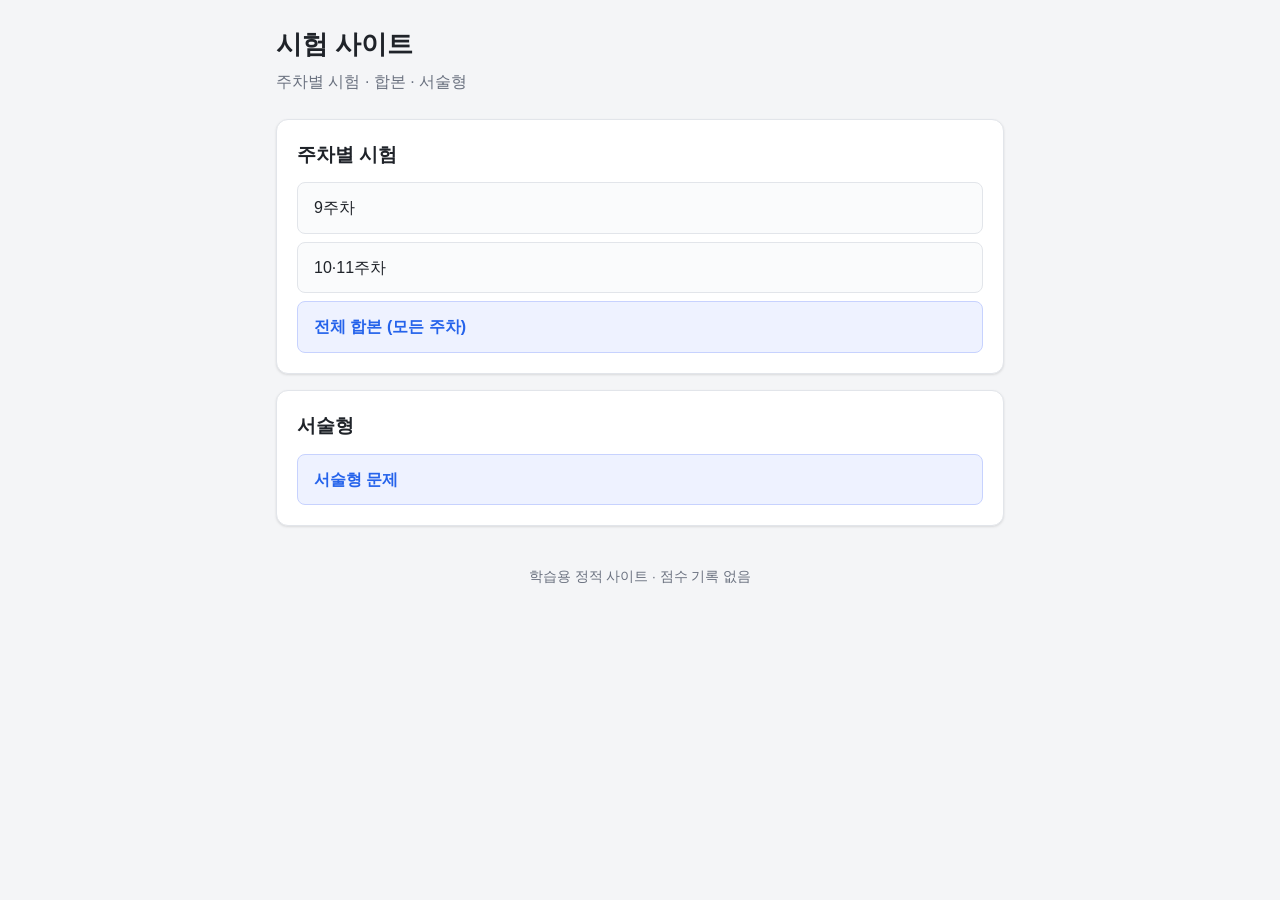
<file: index.html>
<!DOCTYPE html>
<html lang="ko">
<head>
  <meta charset="UTF-8" />
  <meta name="viewport" content="width=device-width, initial-scale=1.0" />
  <title>시험 사이트 · 메인 메뉴</title>
  <link rel="stylesheet" href="css/style.css" />
</head>
<body>
  <main class="container">
    <header class="page-header">
      <h1>시험 사이트</h1>
      <p class="subtitle">주차별 시험 · 합본 · 서술형</p>
    </header>

    <section id="menu" class="menu" aria-live="polite">
      <p class="loading">메뉴를 불러오는 중…</p>
    </section>

    <footer class="page-footer">
      <p>학습용 정적 사이트 · 점수 기록 없음</p>
    </footer>
  </main>

  <script>
    (function () {
      var menu = document.getElementById('menu');

      function el(tag, className, text) {
        var n = document.createElement(tag);
        if (className) n.className = className;
        if (text != null) n.textContent = text;
        return n;
      }

      function render(data) {
        menu.innerHTML = '';

        var weeks = (data && Array.isArray(data.weeks)) ? data.weeks : [];

        // 주차 섹션
        var weekCard = el('div', 'card');
        weekCard.appendChild(el('h2', null, '주차별 시험'));
        if (weeks.length === 0) {
          weekCard.appendChild(el('p', 'muted', '등록된 주차가 없습니다.'));
        } else {
          var list = el('div', 'link-list');
          weeks.forEach(function (w) {
            if (!w || w.week == null) return;
            var a = el('a', 'menu-link');
            a.href = 'quiz.html?week=' + encodeURIComponent(w.week);
            a.textContent = w.title || (w.week + '주차');
            list.appendChild(a);
          });
          weekCard.appendChild(list);

          // 전체 합본
          var allLink = el('a', 'menu-link menu-link-accent');
          allLink.href = 'quiz.html?week=all';
          allLink.textContent = '전체 합본 (모든 주차)';
          weekCard.appendChild(allLink);
        }
        menu.appendChild(weekCard);

        // 서술형 섹션
        if (data && data.essay && data.essay.file) {
          var essayCard = el('div', 'card');
          essayCard.appendChild(el('h2', null, '서술형'));
          var ea = el('a', 'menu-link menu-link-accent');
          ea.href = 'essay.html';
          ea.textContent = data.essay.title || '서술형 문제';
          essayCard.appendChild(ea);
          menu.appendChild(essayCard);
        }
      }

      fetch('data/index.json')
        .then(function (res) {
          if (!res.ok) throw new Error('index.json 로드 실패: ' + res.status);
          return res.json();
        })
        .then(render)
        .catch(function (err) {
          console.error(err);
          menu.innerHTML = '';
          var c = el('div', 'card');
          c.appendChild(el('p', 'error', '메뉴를 불러오지 못했습니다.'));
          c.appendChild(el('p', 'muted', '로컬에서는 python3 -m http.server 로 실행해야 합니다 (README 참고).'));
          menu.appendChild(c);
        });
    })();
  </script>
</body>
</html>
</file>
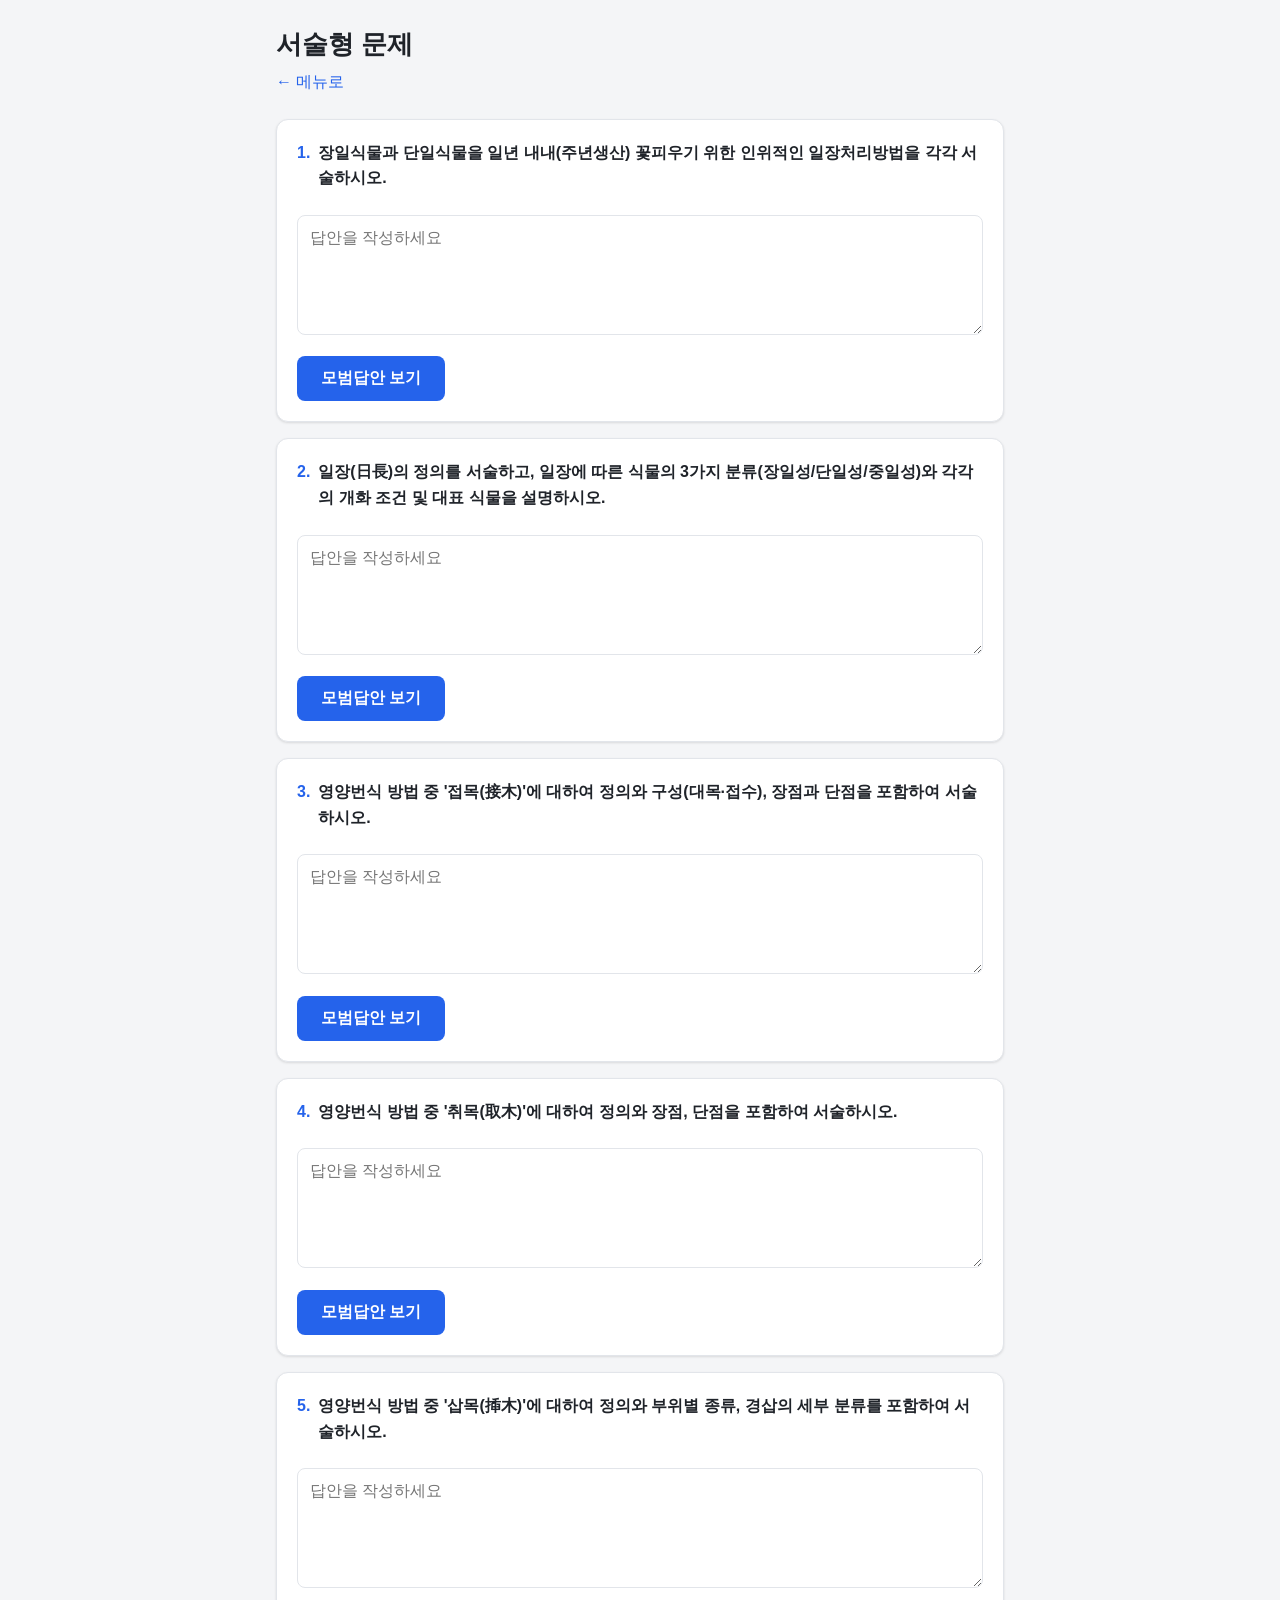
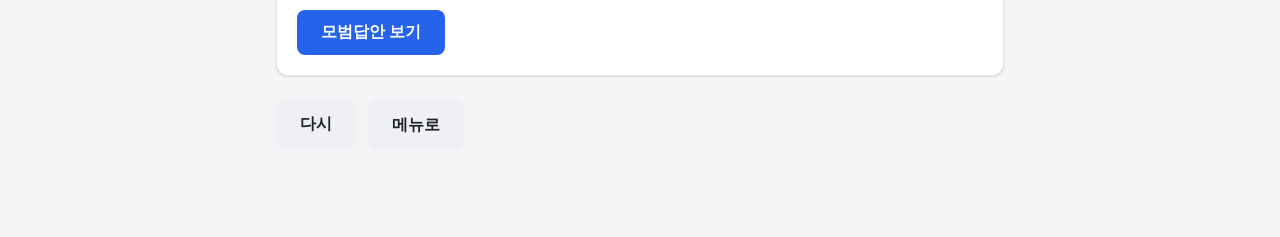
<file: essay.html>
<!DOCTYPE html>
<html lang="ko">
<head>
  <meta charset="UTF-8" />
  <meta name="viewport" content="width=device-width, initial-scale=1.0" />
  <title>서술형 문제</title>
  <link rel="stylesheet" href="css/style.css" />
</head>
<body>
  <main class="container">
    <header class="page-header">
      <h1 id="essay-title">서술형 문제</h1>
      <p class="subtitle"><a class="back-link" href="index.html">← 메뉴로</a></p>
    </header>

    <section id="essay-status" aria-live="polite">
      <p class="loading">문제를 불러오는 중…</p>
    </section>

    <div id="essay-list"></div>

    <div id="essay-actions" class="actions" hidden>
      <button type="button" id="reset-btn" class="btn btn-secondary">다시</button>
      <a class="btn btn-secondary" href="index.html">메뉴로</a>
    </div>
  </main>

  <script src="js/essay.js"></script>
</body>
</html>
</file>
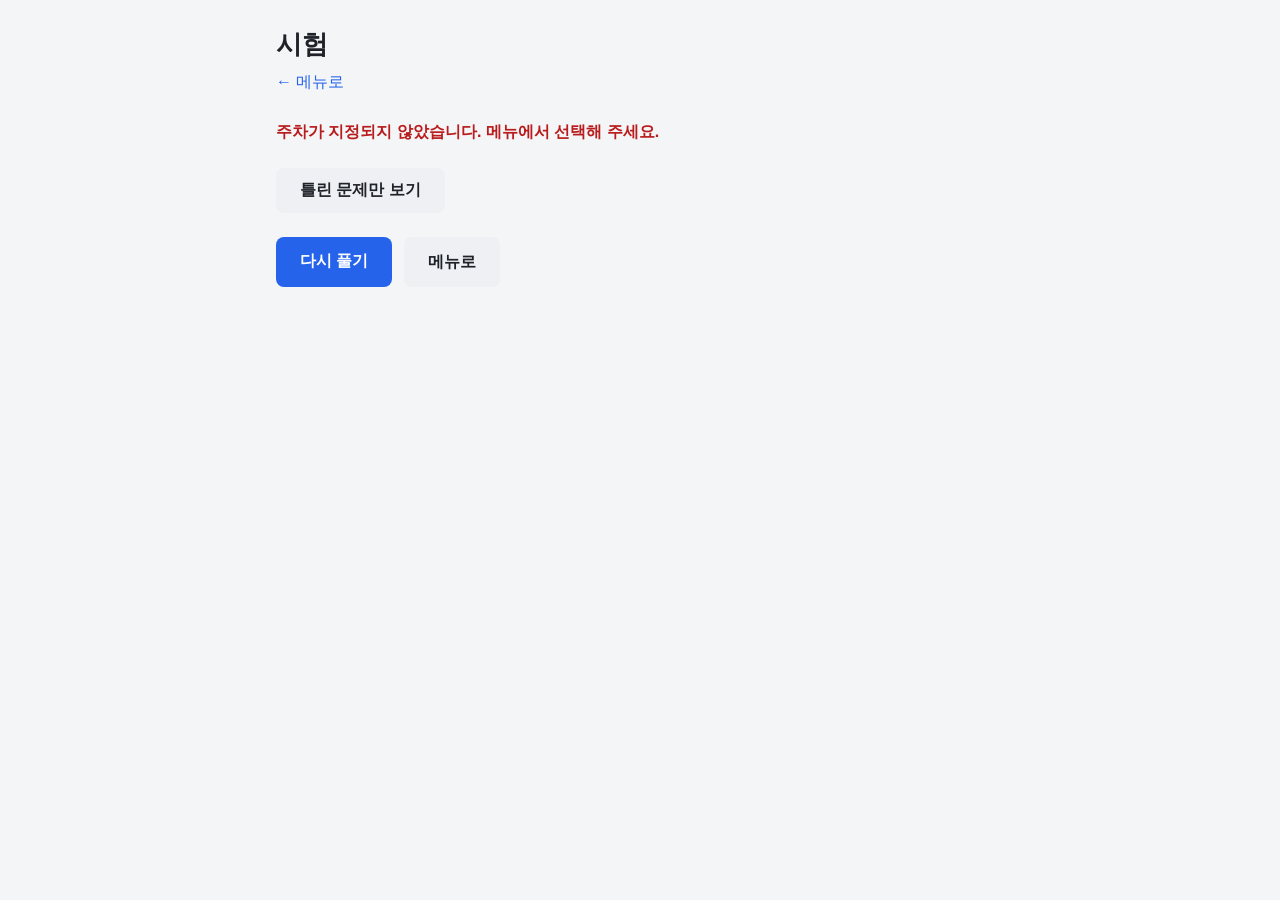
<file: quiz.html>
<!DOCTYPE html>
<html lang="ko">
<head>
  <meta charset="UTF-8" />
  <meta name="viewport" content="width=device-width, initial-scale=1.0" />
  <title>시험 풀이</title>
  <link rel="stylesheet" href="css/style.css" />
</head>
<body>
  <main class="container">
    <header class="page-header">
      <h1 id="quiz-title">시험</h1>
      <p class="subtitle"><a class="back-link" href="index.html">← 메뉴로</a></p>
    </header>

    <section id="quiz-status" aria-live="polite">
      <p class="loading">문제를 불러오는 중…</p>
    </section>

    <div id="quiz-progress" class="progress" aria-live="polite" hidden></div>

    <form id="quiz-form"></form>

    <div id="filter-actions" class="actions" hidden>
      <button type="button" id="filter-wrong-btn" class="btn btn-secondary">틀린 문제만 보기</button>
    </div>

    <div id="filter-notice" class="notice" hidden></div>

    <section id="result" class="result" hidden></section>

    <div id="result-actions" class="actions" hidden>
      <button type="button" id="retry-btn" class="btn btn-primary">다시 풀기</button>
      <a class="btn btn-secondary" href="index.html">메뉴로</a>
    </div>
  </main>

  <script src="js/quiz.js"></script>
</body>
</html>
</file>
<file: css/style.css>
:root {
  --bg: #f4f5f7;
  --card-bg: #ffffff;
  --text: #1f2329;
  --muted: #6b7280;
  --border: #e2e5ea;
  --accent: #2563eb;
  --accent-hover: #1d4ed8;
  --correct-bg: #e7f6ec;
  --correct-border: #34a853;
  --correct-text: #1e7e34;
  --wrong-bg: #fdecec;
  --wrong-border: #e23b3b;
  --wrong-text: #b91c1c;
  --radius: 12px;
  --shadow: 0 1px 3px rgba(0, 0, 0, 0.08), 0 1px 2px rgba(0, 0, 0, 0.04);
}

* {
  box-sizing: border-box;
}

html {
  -webkit-text-size-adjust: 100%;
}

body {
  margin: 0;
  font-family: -apple-system, BlinkMacSystemFont, "Segoe UI", "Apple SD Gothic Neo",
    "Malgun Gothic", "맑은 고딕", Roboto, "Noto Sans KR", sans-serif;
  background: var(--bg);
  color: var(--text);
  line-height: 1.6;
  font-size: 16px;
}

.container {
  max-width: 760px;
  margin: 0 auto;
  padding: 24px 16px 64px;
}

.page-header {
  margin-bottom: 24px;
}

.page-header h1 {
  margin: 0 0 4px;
  font-size: 1.6rem;
}

.subtitle {
  margin: 0;
  color: var(--muted);
}

.back-link {
  color: var(--accent);
  text-decoration: none;
}

.back-link:hover {
  text-decoration: underline;
}

.page-footer {
  margin-top: 40px;
  text-align: center;
  color: var(--muted);
  font-size: 0.85rem;
}

/* Cards */
.card {
  background: var(--card-bg);
  border: 1px solid var(--border);
  border-radius: var(--radius);
  box-shadow: var(--shadow);
  padding: 20px;
  margin-bottom: 16px;
}

.card h2 {
  margin: 0 0 12px;
  font-size: 1.2rem;
}

/* Menu */
.link-list {
  display: flex;
  flex-direction: column;
  gap: 8px;
  margin-bottom: 8px;
}

.menu-link {
  display: block;
  padding: 12px 16px;
  border: 1px solid var(--border);
  border-radius: 8px;
  background: #fafbfc;
  color: var(--text);
  text-decoration: none;
  font-weight: 500;
  transition: background 0.15s, border-color 0.15s;
}

.menu-link:hover {
  background: #eef2ff;
  border-color: var(--accent);
}

.menu-link-accent {
  display: block;
  margin-top: 8px;
  background: #eef2ff;
  border-color: #c7d2fe;
  color: var(--accent);
  font-weight: 600;
  padding: 12px 16px;
  border-radius: 8px;
  text-decoration: none;
}

.menu-link-accent:hover {
  background: #dbe4ff;
}

/* Questions */
.question {
  background: var(--card-bg);
  border: 1px solid var(--border);
  border-radius: var(--radius);
  box-shadow: var(--shadow);
  padding: 20px;
  margin-bottom: 16px;
}

.question-head {
  display: flex;
  gap: 8px;
  align-items: baseline;
  margin-bottom: 12px;
}

.q-number {
  font-weight: 700;
  color: var(--accent);
  flex-shrink: 0;
}

.q-text {
  font-weight: 600;
  white-space: pre-wrap;
}

.q-hint {
  display: inline-block;
  font-size: 0.8rem;
  color: var(--muted);
  background: #f1f3f5;
  border-radius: 6px;
  padding: 2px 8px;
  margin-bottom: 10px;
}

.choices {
  display: flex;
  flex-direction: column;
  gap: 8px;
}

.choice {
  display: flex;
  align-items: flex-start;
  gap: 10px;
  padding: 10px 12px;
  border: 1px solid var(--border);
  border-radius: 8px;
  cursor: pointer;
  transition: background 0.12s, border-color 0.12s;
}

.choice:hover {
  background: #f7f9fc;
}

.choice input {
  margin-top: 4px;
  flex-shrink: 0;
}

.choice span {
  white-space: pre-wrap;
}

.short-input {
  width: 100%;
  padding: 10px 12px;
  font-size: 1rem;
  border: 1px solid var(--border);
  border-radius: 8px;
  font-family: inherit;
}

.short-input:focus {
  outline: none;
  border-color: var(--accent);
  box-shadow: 0 0 0 3px rgba(37, 99, 235, 0.15);
}

/* Actions / Buttons */
.actions {
  display: flex;
  flex-wrap: wrap;
  gap: 12px;
  margin: 24px 0;
}

.btn {
  display: inline-block;
  padding: 12px 24px;
  font-size: 1rem;
  font-weight: 600;
  border: none;
  border-radius: 8px;
  cursor: pointer;
  text-decoration: none;
  text-align: center;
  font-family: inherit;
}

.btn-primary {
  background: var(--accent);
  color: #fff;
}

.btn-primary:hover {
  background: var(--accent-hover);
}

.btn-secondary {
  background: #eef0f3;
  color: var(--text);
}

.btn-secondary:hover {
  background: #e2e5ea;
}

/* Progress (sticky) */
.progress {
  position: sticky;
  top: 0;
  z-index: 10;
  background: var(--card-bg);
  border: 1px solid var(--border);
  border-radius: 999px;
  box-shadow: var(--shadow);
  padding: 8px 16px;
  margin-bottom: 16px;
  font-weight: 600;
  text-align: center;
  color: var(--accent);
}

/* Per-question grading */
.question.is-correct {
  border-left: 5px solid var(--correct-border);
}

.question.is-wrong {
  border-left: 5px solid var(--wrong-border);
}

.choice.locked {
  cursor: default;
}

.choice.locked:hover {
  background: transparent;
}

.choice.choice-correct {
  background: var(--correct-bg);
  border-color: var(--correct-border);
  color: var(--correct-text);
}

.choice.choice-wrong {
  background: var(--wrong-bg);
  border-color: var(--wrong-border);
  color: var(--wrong-text);
}

.q-actions {
  margin-top: 14px;
}

.btn-confirm:disabled {
  opacity: 0.55;
  cursor: default;
}

.q-feedback {
  margin-top: 14px;
  padding: 14px 16px;
  border-radius: 8px;
  border: 1px solid var(--border);
}

.q-feedback.is-correct {
  background: var(--correct-bg);
  border-color: var(--correct-border);
}

.q-feedback.is-wrong {
  background: var(--wrong-bg);
  border-color: var(--wrong-border);
}

.q-feedback.hint-only {
  background: #fffbea;
  border-color: #fde68a;
}

.feedback-msg {
  margin: 0;
  font-weight: 600;
  color: #92660b;
}

.q-feedback .verdict {
  margin-left: 0;
  margin-bottom: 6px;
}

/* Result */
.result {
  margin-top: 8px;
}

.score-card {
  background: var(--card-bg);
  border: 1px solid var(--border);
  border-radius: var(--radius);
  box-shadow: var(--shadow);
  padding: 24px;
  margin-bottom: 16px;
  text-align: center;
}

.score-card .score {
  font-size: 2rem;
  font-weight: 800;
  color: var(--accent);
}

.score-card .score-label {
  color: var(--muted);
}

.result-q {
  background: var(--card-bg);
  border: 1px solid var(--border);
  border-radius: var(--radius);
  box-shadow: var(--shadow);
  padding: 18px 20px;
  margin-bottom: 14px;
  border-left: 5px solid var(--border);
}

.result-q.is-correct {
  border-left-color: var(--correct-border);
}

.result-q.is-wrong {
  border-left-color: var(--wrong-border);
}

.verdict {
  display: inline-block;
  font-size: 0.8rem;
  font-weight: 700;
  padding: 2px 10px;
  border-radius: 999px;
  margin-left: 8px;
}

.verdict.ok {
  background: var(--correct-bg);
  color: var(--correct-text);
}

.verdict.no {
  background: var(--wrong-bg);
  color: var(--wrong-text);
}

.result-choices {
  list-style: none;
  padding: 0;
  margin: 12px 0 0;
  display: flex;
  flex-direction: column;
  gap: 6px;
}

.result-choices li {
  padding: 8px 12px;
  border-radius: 6px;
  border: 1px solid var(--border);
  white-space: pre-wrap;
}

.result-choices li.c-correct {
  background: var(--correct-bg);
  border-color: var(--correct-border);
  color: var(--correct-text);
}

.result-choices li.c-wrong-pick {
  background: var(--wrong-bg);
  border-color: var(--wrong-border);
  color: var(--wrong-text);
}

.tag {
  font-size: 0.75rem;
  font-weight: 600;
  opacity: 0.85;
}

.answer-line {
  margin-top: 10px;
  padding: 10px 12px;
  background: #f6f8fa;
  border-radius: 6px;
  font-size: 0.95rem;
}

.answer-line strong {
  color: var(--text);
}

.explanation {
  margin-top: 10px;
  padding: 10px 12px;
  background: #fffbea;
  border: 1px solid #fde68a;
  border-radius: 6px;
  font-size: 0.95rem;
  white-space: pre-wrap;
}

/* Essay */
.essay-q {
  background: var(--card-bg);
  border: 1px solid var(--border);
  border-radius: var(--radius);
  box-shadow: var(--shadow);
  padding: 20px;
  margin-bottom: 16px;
}

.essay-textarea {
  width: 100%;
  min-height: 120px;
  margin-top: 12px;
  padding: 12px;
  font-size: 1rem;
  font-family: inherit;
  border: 1px solid var(--border);
  border-radius: 8px;
  resize: vertical;
}

.essay-textarea:focus {
  outline: none;
  border-color: var(--accent);
  box-shadow: 0 0 0 3px rgba(37, 99, 235, 0.15);
}

.model-answer {
  margin-top: 12px;
  padding: 14px 16px;
  background: #f0f7ff;
  border: 1px solid #bfdbfe;
  border-radius: 8px;
  white-space: pre-wrap;
}

.model-answer .ma-label {
  display: block;
  font-weight: 700;
  color: var(--accent);
  margin-bottom: 6px;
}

.model-answer .ma-para {
  margin: 0 0 10px;
}

.model-answer .ma-para:last-child {
  margin-bottom: 0;
}

/* States */
.loading {
  color: var(--muted);
}

.error {
  color: var(--wrong-text);
  font-weight: 600;
}

.muted {
  color: var(--muted);
}

.notice {
  background: #fffbea;
  border: 1px solid #fde68a;
  border-radius: 8px;
  padding: 12px 16px;
  margin-bottom: 16px;
  color: #92660b;
  font-size: 0.9rem;
}

/* Mobile */
@media (max-width: 480px) {
  body {
    font-size: 15px;
  }
  .container {
    padding: 16px 12px 48px;
  }
  .btn {
    flex: 1 1 auto;
  }
}
</file>
